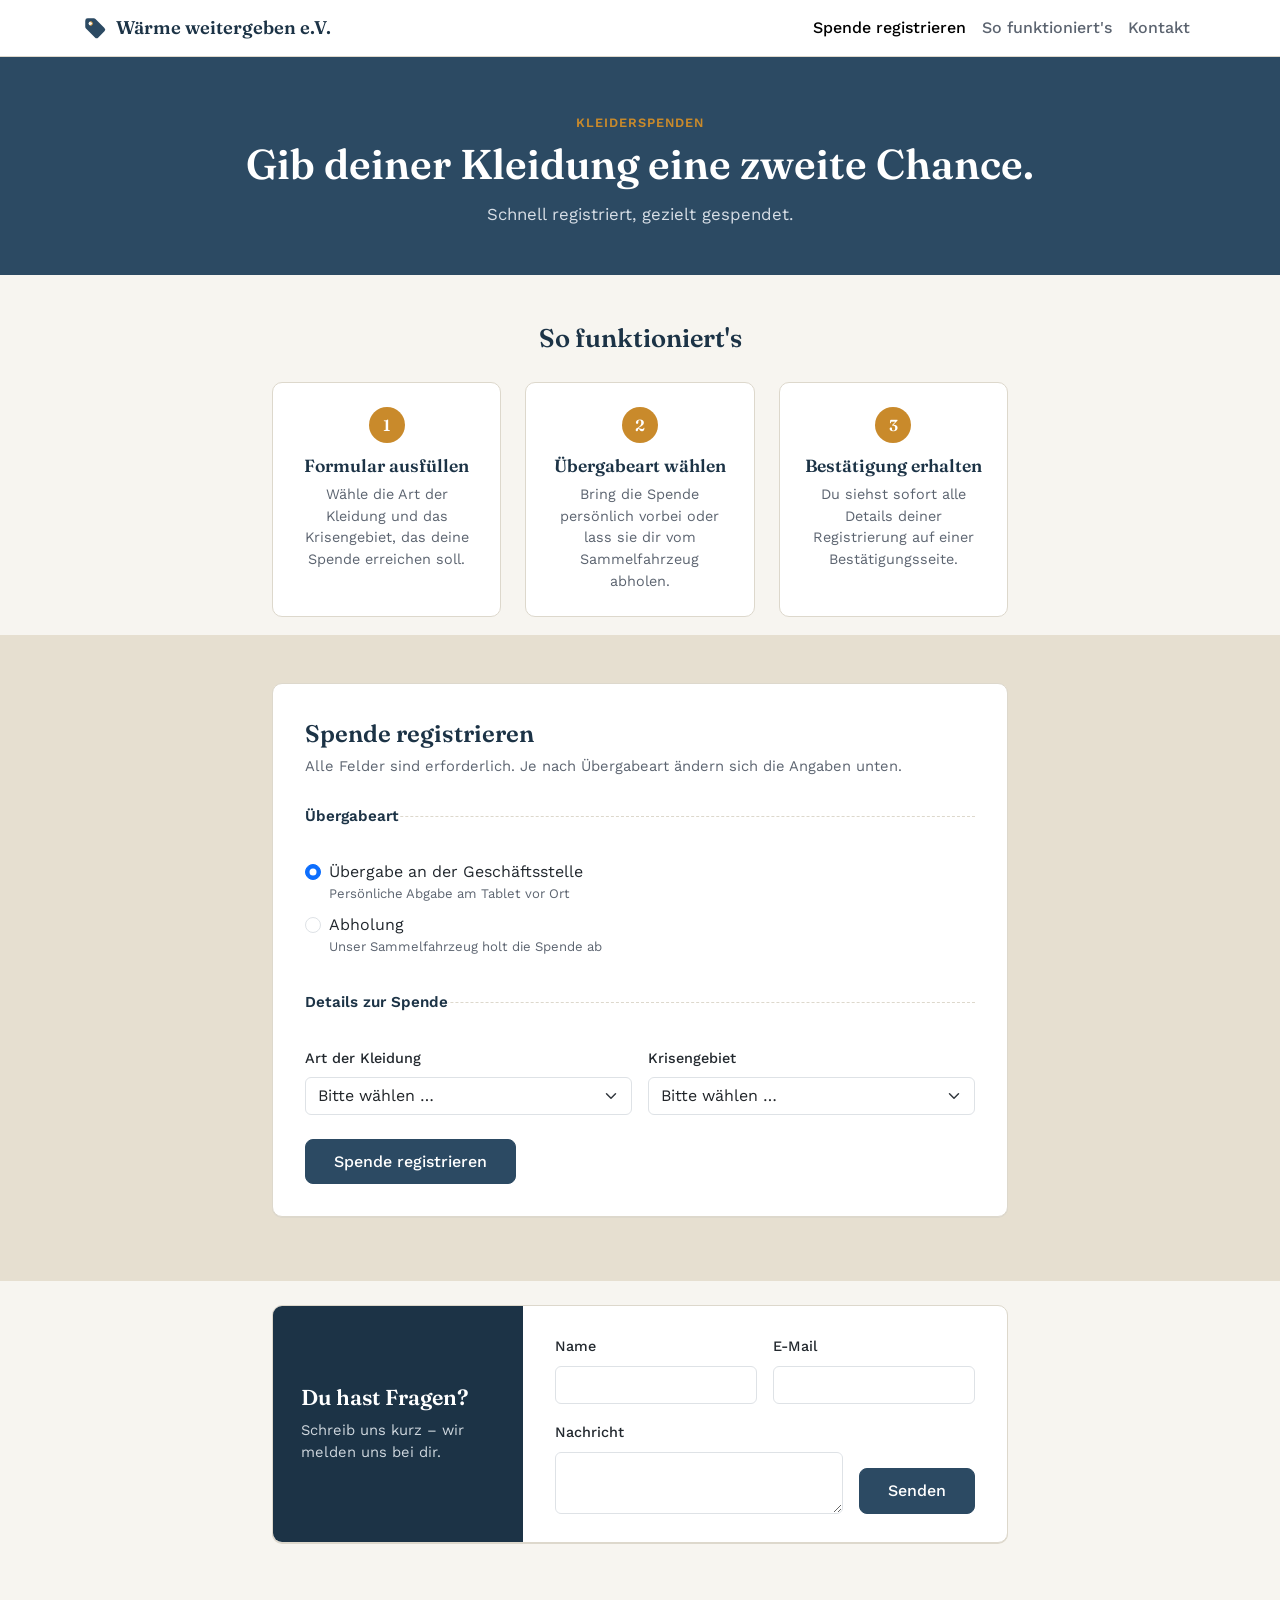
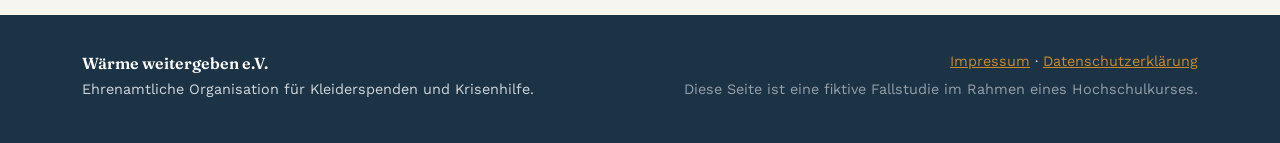
<file: index.html>
<!doctype html>
<html lang="de">
<head>
  <meta charset="UTF-8">
  <title>Kleiderspende registrieren – Wärme weitergeben e.V.</title>
  <meta name="viewport" content="width=device-width, initial-scale=1">
  <meta name="description" content="Registriere deine Kleiderspende online – wähle Übergabe an der Geschäftsstelle oder Abholung durch unser Sammelfahrzeug.">
  <link rel="icon" type="image/svg+xml" href="logo.svg">
  <link rel="preconnect" href="https://fonts.googleapis.com">
  <link rel="preconnect" href="https://fonts.gstatic.com" crossorigin>
  <link href="https://fonts.googleapis.com/css2?family=Fraunces:opsz,wght@9..144,500;9..144,600&family=Work+Sans:wght@400;500;600&display=swap" rel="stylesheet">
  <link href="https://cdn.jsdelivr.net/npm/bootstrap@5.3.3/dist/css/bootstrap.min.css" rel="stylesheet">
  <link rel="stylesheet" href="css/style.css">
</head>
<body>

<header class="site-header">
  <nav class="navbar navbar-expand-md">
    <div class="container">
      <a class="navbar-brand" href="index.html">
        <img src="logo.svg" width="26" height="26" alt="" class="logo-mark">
        Wärme weitergeben e.V.
      </a>
      <button class="navbar-toggler" type="button" data-bs-toggle="collapse" data-bs-target="#mainNav" aria-controls="mainNav" aria-expanded="false" aria-label="Navigation umschalten">
        <span class="navbar-toggler-icon"></span>
      </button>
      <div class="collapse navbar-collapse" id="mainNav">
        <ul class="navbar-nav ms-auto">
          <li class="nav-item"><a class="nav-link active" href="index.html#formular">Spende registrieren</a></li>
          <li class="nav-item"><a class="nav-link" href="#so-funktioniert">So funktioniert's</a></li>
          <li class="nav-item"><a class="nav-link" href="#kontakt">Kontakt</a></li>
        </ul>
      </div>
    </div>
  </nav>
</header>

<main>
  <section class="hero">
    <div class="container">
      <p class="eyebrow">Kleiderspenden</p>
      <h1>Gib deiner Kleidung eine zweite Chance.</h1>
      <p class="lead-text">Schnell registriert, gezielt gespendet.</p>
    </div>
  </section>

  <section class="steps-section" id="so-funktioniert">
    <div class="container">
      <div class="row justify-content-center">
        <div class="col-lg-8">
          <h2 class="section-heading">So funktioniert's</h2>
          <div class="row g-4 mt-1">
            <div class="col-md-4">
              <div class="step-card">
                <span class="step-number">1</span>
                <h3>Formular ausfüllen</h3>
                <p>Wähle die Art der Kleidung und das Krisengebiet, das deine Spende erreichen soll.</p>
              </div>
            </div>
            <div class="col-md-4">
              <div class="step-card">
                <span class="step-number">2</span>
                <h3>Übergabeart wählen</h3>
                <p>Bring die Spende persönlich vorbei oder lass sie dir vom Sammelfahrzeug abholen.</p>
              </div>
            </div>
            <div class="col-md-4">
              <div class="step-card">
                <span class="step-number">3</span>
                <h3>Bestätigung erhalten</h3>
                <p>Du siehst sofort alle Details deiner Registrierung auf einer Bestätigungsseite.</p>
              </div>
            </div>
          </div>
        </div>
      </div>
    </div>
  </section>

  <section class="form-section section-alt" id="formular">
    <div class="container">
      <div class="row justify-content-center">
        <div class="col-lg-8">

          <div class="tag-card">
            <h2>Spende registrieren</h2>
            <p class="tag-card-hint">Alle Felder sind erforderlich. Je nach Übergabeart ändern sich die Angaben unten.</p>

            <form id="spendenformular" novalidate>

              <fieldset class="form-block">
                <legend>Übergabeart</legend>
                <div class="form-check">
                  <input class="form-check-input" type="radio" name="uebergabeart" id="uebergabe-vorort" value="vorort" checked>
                  <label class="form-check-label" for="uebergabe-vorort">
                    Übergabe an der Geschäftsstelle
                    <span class="option-hint">Persönliche Abgabe am Tablet vor Ort</span>
                  </label>
                </div>
                <div class="form-check">
                  <input class="form-check-input" type="radio" name="uebergabeart" id="uebergabe-abholung" value="abholung">
                  <label class="form-check-label" for="uebergabe-abholung">
                    Abholung
                    <span class="option-hint">Unser Sammelfahrzeug holt die Spende ab</span>
                  </label>
                </div>
              </fieldset>

              <fieldset class="form-block" id="abholadresse-block" hidden>
                <legend>Abholadresse</legend>
                <div class="row g-3">
                  <div class="col-sm-8">
                    <label for="strasse" class="form-label">Straße und Hausnummer</label>
                    <input type="text" class="form-control" id="strasse" name="strasse" placeholder="z. B. Musterweg 4">
                  </div>
                  <div class="col-sm-4">
                    <label for="plz" class="form-label">Postleitzahl</label>
                    <input type="text" class="form-control" id="plz" name="plz" placeholder="z. B. 70199" inputmode="numeric" maxlength="5">
                    <div class="invalid-feedback" id="plz-fehler"></div>
                  </div>
                  <div class="col-sm-8">
                    <label for="ort" class="form-label">Ort</label>
                    <input type="text" class="form-control" id="ort" name="ort" placeholder="z. B. Stuttgart">
                  </div>
                </div>
                <p class="form-note">Hinweis: Eine Abholung ist nur möglich, wenn deine Postleitzahl in der Nähe unserer Geschäftsstelle liegt (gleiche ersten zwei Ziffern wie <strong id="geschaeftsstelle-plz-anzeige"></strong>).</p>
              </fieldset>

              <fieldset class="form-block">
                <legend>Details zur Spende</legend>
                <div class="row g-3">
                  <div class="col-sm-6">
                    <label for="kleidungsart" class="form-label">Art der Kleidung</label>
                    <select class="form-select" id="kleidungsart" name="kleidungsart" required>
                      <option value="" selected disabled>Bitte wählen …</option>
                      <option value="Damenkleidung">Damenkleidung</option>
                      <option value="Herrenkleidung">Herrenkleidung</option>
                      <option value="Kinderkleidung">Kinderkleidung</option>
                      <option value="Schuhe">Schuhe</option>
                      <option value="Decken und Textilien">Decken und Textilien</option>
                      <option value="Sonstiges">Sonstiges</option>
                    </select>
                  </div>
                  <div class="col-sm-6">
                    <label for="krisengebiet" class="form-label">Krisengebiet</label>
                    <select class="form-select" id="krisengebiet" name="krisengebiet" required>
                      <option value="" selected disabled>Bitte wählen …</option>
                      <option value="Ukraine">Ukraine</option>
                      <option value="Sudan">Sudan</option>
                      <option value="Gazastreifen">Gazastreifen</option>
                      <option value="Jemen">Jemen</option>
                      <option value="Somalia">Somalia</option>
                    </select>
                  </div>
                </div>
              </fieldset>

              <div id="formular-fehler" class="alert alert-danger d-none" role="alert"></div>

              <button type="submit" class="btn btn-primary btn-submit">Spende registrieren</button>
            </form>
          </div>

        </div>
      </div>
    </div>
  </section>
  <section class="form-section form-section--compact" id="kontakt">
    <div class="container">
      <div class="row justify-content-center">
        <div class="col-lg-8">
          <div class="contact-card">
            <div class="contact-card__intro">
              <h2>Du hast Fragen?</h2>
              <p>Schreib uns kurz – wir melden uns bei dir.</p>
            </div>
            <div class="contact-card__form">
              <form id="kontaktformular" novalidate>
                <div class="honeypot-field" aria-hidden="true">
                  <label for="kontakt-firma">Firma (bitte leer lassen)</label>
                  <input type="text" id="kontakt-firma" name="firma" tabindex="-1" autocomplete="off">
                </div>
                <div class="row g-3 mb-3">
                  <div class="col-sm-6">
                    <label for="kontakt-name" class="form-label">Name</label>
                    <input type="text" class="form-control" id="kontakt-name" name="name" required>
                    <div class="invalid-feedback" id="kontakt-name-fehler"></div>
                  </div>
                  <div class="col-sm-6">
                    <label for="kontakt-email" class="form-label">E-Mail</label>
                    <input type="email" class="form-control" id="kontakt-email" name="email" required>
                    <div class="invalid-feedback" id="kontakt-email-fehler"></div>
                  </div>
                </div>
                <div class="d-flex gap-3 contact-form-row2">
                  <div class="flex-grow-1">
                    <label for="kontakt-nachricht" class="form-label">Nachricht</label>
                    <textarea class="form-control" id="kontakt-nachricht" name="nachricht" rows="2" required></textarea>
                    <div class="invalid-feedback" id="kontakt-nachricht-fehler"></div>
                  </div>
                  <button type="submit" class="btn btn-primary btn-submit">Senden</button>
                </div>
              </form>

              <div class="kontakt-erfolg d-none" id="kontakt-erfolg" role="status">
                <p class="kontakt-erfolg-text">Danke, <strong id="kontakt-erfolg-name"></strong>! Wir haben deine Nachricht erhalten und melden uns bei dir.</p>
              </div>
            </div>
          </div>
        </div>
      </div>
    </div>
  </section>
</main>

<footer class="site-footer">
  <div class="container">
    <div class="row gy-3">
      <div class="col-md-6">
        <p class="footer-brand">Wärme weitergeben e.V.</p>
        <p class="footer-text">Ehrenamtliche Organisation für Kleiderspenden und Krisenhilfe.</p>
      </div>
      <div class="col-md-6 text-md-end">
        <p class="footer-text"><a href="impressum.html">Impressum</a> · <a href="datenschutz.html">Datenschutzerklärung</a></p>
        <p class="footer-text muted">Diese Seite ist eine fiktive Fallstudie im Rahmen eines Hochschulkurses.</p>
      </div>
    </div>
  </div>
</footer>

<script src="https://cdn.jsdelivr.net/npm/bootstrap@5.3.3/dist/js/bootstrap.bundle.min.js"></script>
<script src="js/script.js"></script>
<script src="js/kontakt.js"></script>
</body>
</html>
</file>
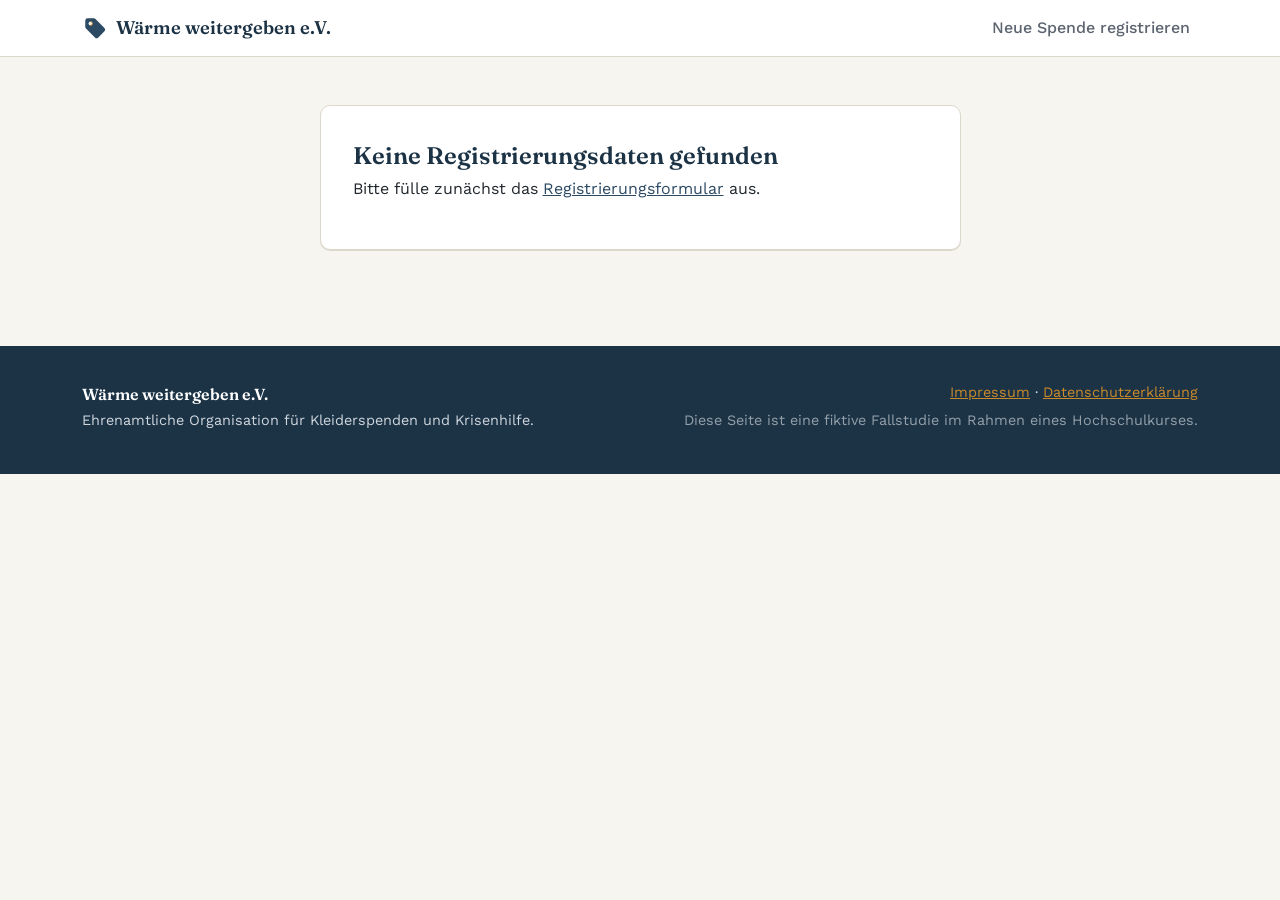
<file: bestaetigung.html>
<!doctype html>
<html lang="de">
<head>
  <meta charset="UTF-8">
  <title>Spende bestätigt – Wärme weitergeben e.V.</title>
  <meta name="viewport" content="width=device-width, initial-scale=1">
  <link rel="icon" type="image/svg+xml" href="logo.svg">
  <link rel="preconnect" href="https://fonts.googleapis.com">
  <link rel="preconnect" href="https://fonts.gstatic.com" crossorigin>
  <link href="https://fonts.googleapis.com/css2?family=Fraunces:opsz,wght@9..144,500;9..144,600&family=Work+Sans:wght@400;500;600&display=swap" rel="stylesheet">
  <link href="https://cdn.jsdelivr.net/npm/bootstrap@5.3.3/dist/css/bootstrap.min.css" rel="stylesheet">
  <link rel="stylesheet" href="css/style.css">
</head>
<body>

<header class="site-header">
  <nav class="navbar navbar-expand-md">
    <div class="container">
      <a class="navbar-brand" href="index.html">
        <img src="logo.svg" width="26" height="26" alt="" class="logo-mark">
        Wärme weitergeben e.V.
      </a>
      <div class="collapse navbar-collapse">
        <ul class="navbar-nav ms-auto">
          <li class="nav-item"><a class="nav-link" href="index.html#formular">Neue Spende registrieren</a></li>
        </ul>
      </div>
    </div>
  </nav>
</header>

<main>
  <section class="form-section">
    <div class="container">
      <div class="row justify-content-center">
        <div class="col-lg-7">

          <div class="tag-card confirmation-card" id="bestaetigung-inhalt">
            <p class="confirmation-check" aria-hidden="true">✓</p>
            <h2>Spende bestätigt</h2>
            <p class="tag-card-hint">Vielen Dank! Deine Registrierung wurde erfolgreich gespeichert.</p>

            <dl class="confirmation-list">
              <div class="confirmation-row">
                <dt>Art der Kleidung</dt>
                <dd id="anzeige-kleidung">–</dd>
              </div>
              <div class="confirmation-row">
                <dt>Krisengebiet</dt>
                <dd id="anzeige-gebiet">–</dd>
              </div>
              <div class="confirmation-row">
                <dt>Übergabeart</dt>
                <dd id="anzeige-uebergabeart">–</dd>
              </div>
              <div class="confirmation-row">
                <dt>Ort</dt>
                <dd id="anzeige-ort">–</dd>
              </div>
              <div class="confirmation-row">
                <dt>Datum</dt>
                <dd id="anzeige-datum">–</dd>
              </div>
              <div class="confirmation-row">
                <dt>Uhrzeit</dt>
                <dd id="anzeige-uhrzeit">–</dd>
              </div>
            </dl>

            <a href="index.html#formular" class="btn btn-outline-primary btn-submit">Weitere Spende registrieren</a>
          </div>

          <div class="tag-card d-none" id="keine-daten-hinweis">
            <h2>Keine Registrierungsdaten gefunden</h2>
            <p>Bitte fülle zunächst das <a href="index.html">Registrierungsformular</a> aus.</p>
          </div>

        </div>
      </div>
    </div>
  </section>
</main>

<footer class="site-footer">
  <div class="container">
    <div class="row gy-3">
      <div class="col-md-6">
        <p class="footer-brand">Wärme weitergeben e.V.</p>
        <p class="footer-text">Ehrenamtliche Organisation für Kleiderspenden und Krisenhilfe.</p>
      </div>
      <div class="col-md-6 text-md-end">
        <p class="footer-text"><a href="impressum.html">Impressum</a> · <a href="datenschutz.html">Datenschutzerklärung</a></p>
        <p class="footer-text muted">Diese Seite ist eine fiktive Fallstudie im Rahmen eines Hochschulkurses.</p>
      </div>
    </div>
  </div>
</footer>

<script src="https://cdn.jsdelivr.net/npm/bootstrap@5.3.3/dist/js/bootstrap.bundle.min.js"></script>
<script src="js/bestaetigung.js"></script>
</body>
</html>
</file>
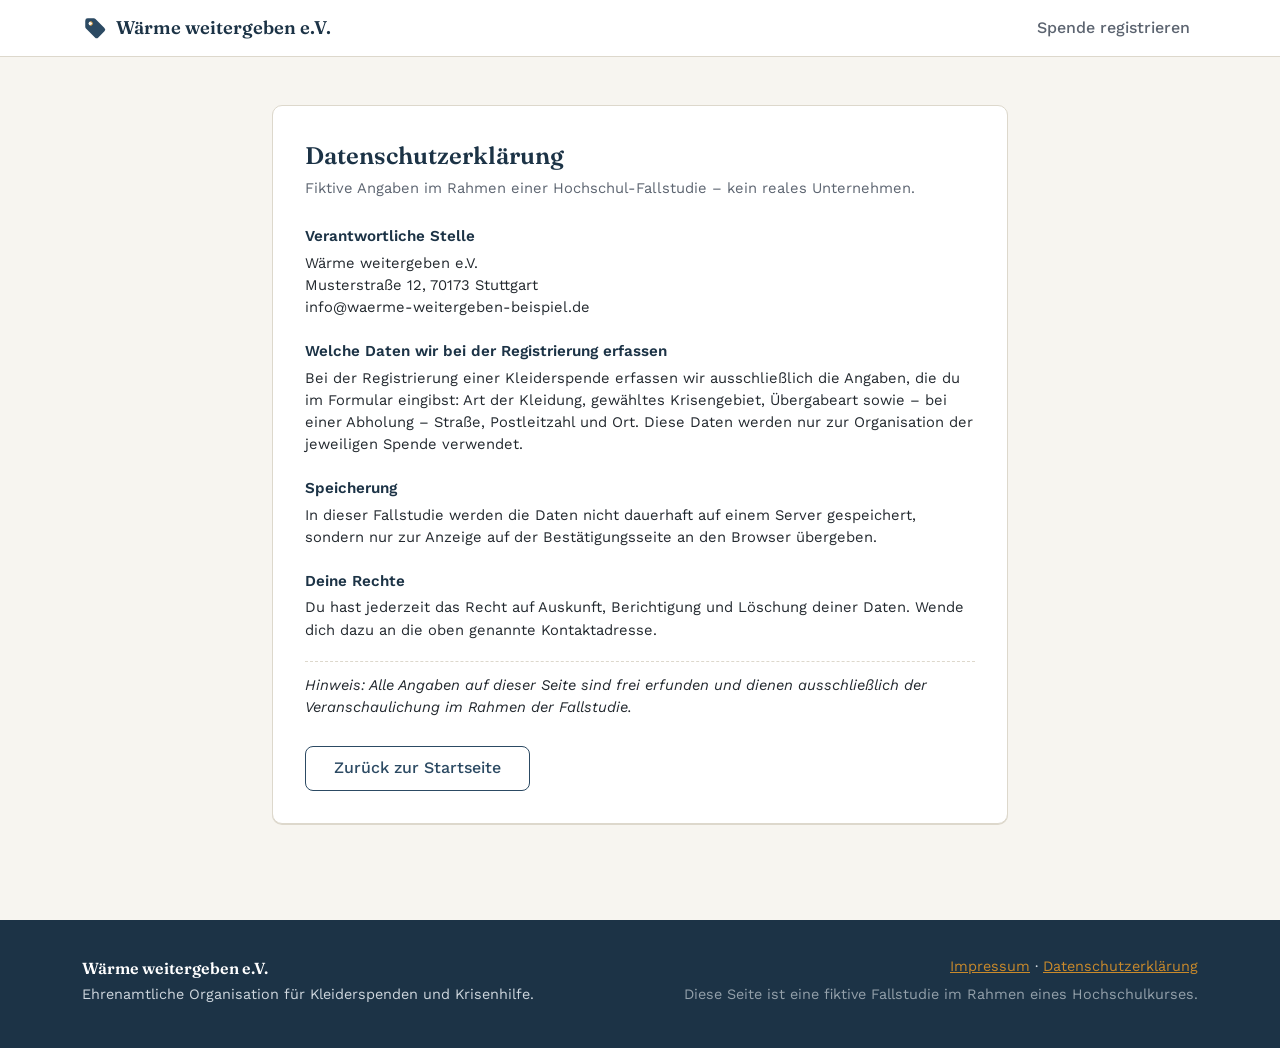
<file: datenschutz.html>
<!doctype html>
<html lang="de">
<head>
  <meta charset="UTF-8">
  <title>Datenschutzerklärung – Wärme weitergeben e.V.</title>
  <meta name="viewport" content="width=device-width, initial-scale=1">
  <link rel="icon" type="image/svg+xml" href="logo.svg">
  <link rel="preconnect" href="https://fonts.googleapis.com">
  <link rel="preconnect" href="https://fonts.gstatic.com" crossorigin>
  <link href="https://fonts.googleapis.com/css2?family=Fraunces:opsz,wght@9..144,500;9..144,600&family=Work+Sans:wght@400;500;600&display=swap" rel="stylesheet">
  <link href="https://cdn.jsdelivr.net/npm/bootstrap@5.3.3/dist/css/bootstrap.min.css" rel="stylesheet">
  <link rel="stylesheet" href="css/style.css">
</head>
<body>

<header class="site-header">
  <nav class="navbar navbar-expand-md">
    <div class="container">
      <a class="navbar-brand" href="index.html">
        <img src="logo.svg" width="26" height="26" alt="" class="logo-mark">
        Wärme weitergeben e.V.
      </a>
      <div class="collapse navbar-collapse">
        <ul class="navbar-nav ms-auto">
          <li class="nav-item"><a class="nav-link" href="index.html#formular">Spende registrieren</a></li>
        </ul>
      </div>
    </div>
  </nav>
</header>

<main>
  <section class="form-section">
    <div class="container">
      <div class="row justify-content-center">
        <div class="col-lg-8">

          <div class="tag-card">
            <h2>Datenschutzerklärung</h2>
            <p class="tag-card-hint">Fiktive Angaben im Rahmen einer Hochschul-Fallstudie – kein reales Unternehmen.</p>

            <div class="legal-text">
              <h3>Verantwortliche Stelle</h3>
              <p>
                Wärme weitergeben e.V.<br>
                Musterstraße 12, 70173 Stuttgart<br>
                info@waerme-weitergeben-beispiel.de
              </p>

              <h3>Welche Daten wir bei der Registrierung erfassen</h3>
              <p>
                Bei der Registrierung einer Kleiderspende erfassen wir ausschließlich die Angaben,
                die du im Formular eingibst: Art der Kleidung, gewähltes Krisengebiet, Übergabeart
                sowie – bei einer Abholung – Straße, Postleitzahl und Ort. Diese Daten werden nur
                zur Organisation der jeweiligen Spende verwendet.
              </p>

              <h3>Speicherung</h3>
              <p>
                In dieser Fallstudie werden die Daten nicht dauerhaft auf einem Server gespeichert,
                sondern nur zur Anzeige auf der Bestätigungsseite an den Browser übergeben.
              </p>

              <h3>Deine Rechte</h3>
              <p>
                Du hast jederzeit das Recht auf Auskunft, Berichtigung und Löschung deiner Daten.
                Wende dich dazu an die oben genannte Kontaktadresse.
              </p>

              <p class="fiktiv-hinweis">Hinweis: Alle Angaben auf dieser Seite sind frei erfunden und dienen ausschließlich der Veranschaulichung im Rahmen der Fallstudie.</p>
            </div>

            <a href="index.html" class="btn btn-outline-primary btn-submit">Zurück zur Startseite</a>
          </div>

        </div>
      </div>
    </div>
  </section>
</main>

<footer class="site-footer">
  <div class="container">
    <div class="row gy-3">
      <div class="col-md-6">
        <p class="footer-brand">Wärme weitergeben e.V.</p>
        <p class="footer-text">Ehrenamtliche Organisation für Kleiderspenden und Krisenhilfe.</p>
      </div>
      <div class="col-md-6 text-md-end">
        <p class="footer-text"><a href="impressum.html">Impressum</a> · <a href="datenschutz.html">Datenschutzerklärung</a></p>
        <p class="footer-text muted">Diese Seite ist eine fiktive Fallstudie im Rahmen eines Hochschulkurses.</p>
      </div>
    </div>
  </div>
</footer>

<script src="https://cdn.jsdelivr.net/npm/bootstrap@5.3.3/dist/js/bootstrap.bundle.min.js"></script>
</body>
</html>
</file>
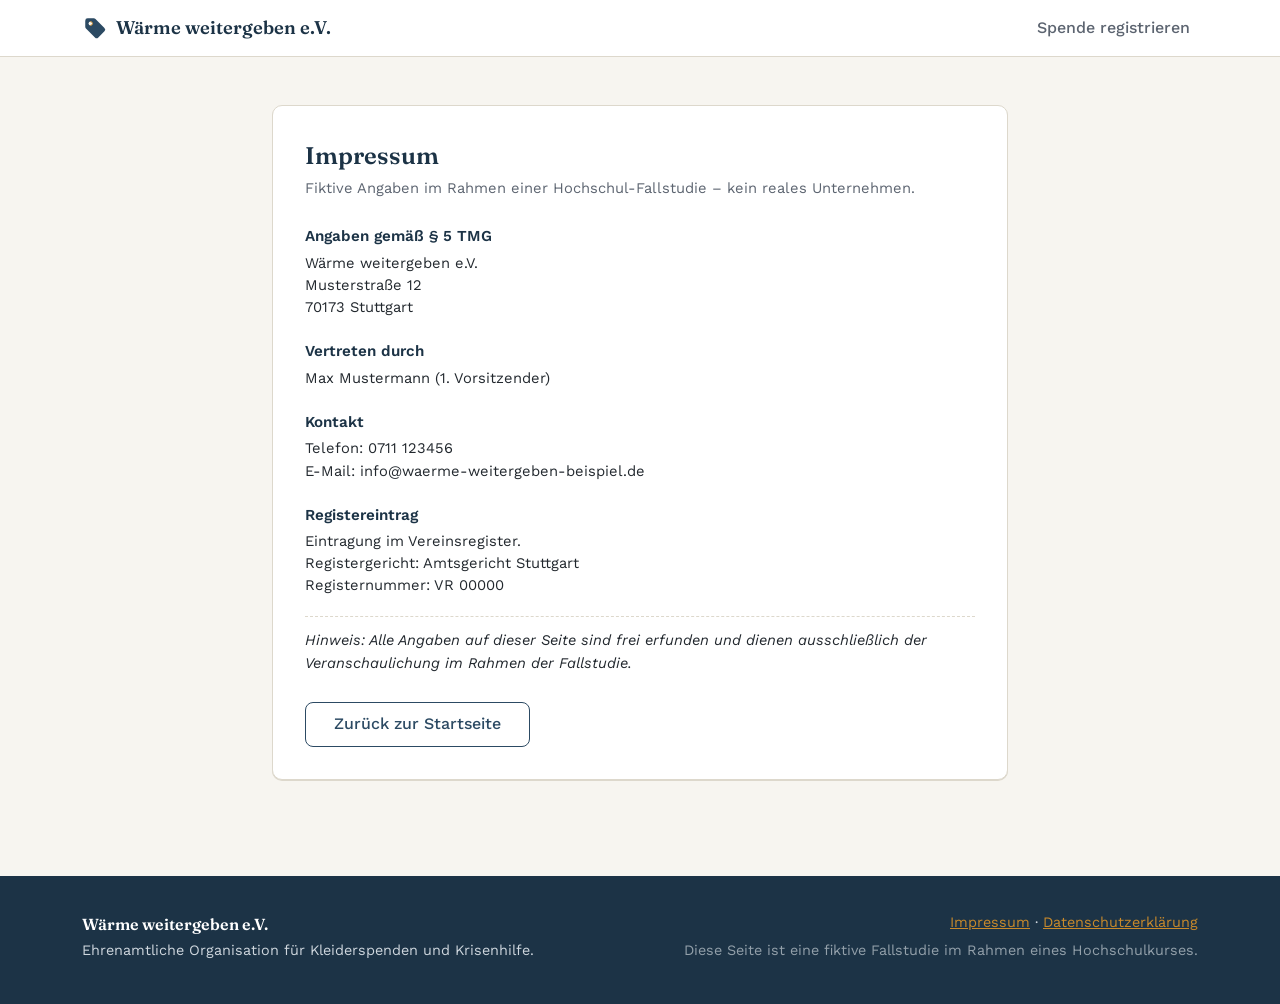
<file: impressum.html>
<!doctype html>
<html lang="de">
<head>
  <meta charset="UTF-8">
  <title>Impressum – Wärme weitergeben e.V.</title>
  <meta name="viewport" content="width=device-width, initial-scale=1">
  <link rel="icon" type="image/svg+xml" href="logo.svg">
  <link rel="preconnect" href="https://fonts.googleapis.com">
  <link rel="preconnect" href="https://fonts.gstatic.com" crossorigin>
  <link href="https://fonts.googleapis.com/css2?family=Fraunces:opsz,wght@9..144,500;9..144,600&family=Work+Sans:wght@400;500;600&display=swap" rel="stylesheet">
  <link href="https://cdn.jsdelivr.net/npm/bootstrap@5.3.3/dist/css/bootstrap.min.css" rel="stylesheet">
  <link rel="stylesheet" href="css/style.css">
</head>
<body>

<header class="site-header">
  <nav class="navbar navbar-expand-md">
    <div class="container">
      <a class="navbar-brand" href="index.html">
        <img src="logo.svg" width="26" height="26" alt="" class="logo-mark">
        Wärme weitergeben e.V.
      </a>
      <div class="collapse navbar-collapse">
        <ul class="navbar-nav ms-auto">
          <li class="nav-item"><a class="nav-link" href="index.html#formular">Spende registrieren</a></li>
        </ul>
      </div>
    </div>
  </nav>
</header>

<main>
  <section class="form-section">
    <div class="container">
      <div class="row justify-content-center">
        <div class="col-lg-8">

          <div class="tag-card">
            <h2>Impressum</h2>
            <p class="tag-card-hint">Fiktive Angaben im Rahmen einer Hochschul-Fallstudie – kein reales Unternehmen.</p>

            <div class="legal-text">
              <h3>Angaben gemäß § 5 TMG</h3>
              <p>
                Wärme weitergeben e.V.<br>
                Musterstraße 12<br>
                70173 Stuttgart
              </p>

              <h3>Vertreten durch</h3>
              <p>Max Mustermann (1. Vorsitzender)</p>

              <h3>Kontakt</h3>
              <p>
                Telefon: 0711 123456<br>
                E-Mail: info@waerme-weitergeben-beispiel.de
              </p>

              <h3>Registereintrag</h3>
              <p>
                Eintragung im Vereinsregister.<br>
                Registergericht: Amtsgericht Stuttgart<br>
                Registernummer: VR 00000
              </p>

              <p class="fiktiv-hinweis">Hinweis: Alle Angaben auf dieser Seite sind frei erfunden und dienen ausschließlich der Veranschaulichung im Rahmen der Fallstudie.</p>
            </div>

            <a href="index.html" class="btn btn-outline-primary btn-submit">Zurück zur Startseite</a>
          </div>

        </div>
      </div>
    </div>
  </section>
</main>

<footer class="site-footer">
  <div class="container">
    <div class="row gy-3">
      <div class="col-md-6">
        <p class="footer-brand">Wärme weitergeben e.V.</p>
        <p class="footer-text">Ehrenamtliche Organisation für Kleiderspenden und Krisenhilfe.</p>
      </div>
      <div class="col-md-6 text-md-end">
        <p class="footer-text"><a href="impressum.html">Impressum</a> · <a href="datenschutz.html">Datenschutzerklärung</a></p>
        <p class="footer-text muted">Diese Seite ist eine fiktive Fallstudie im Rahmen eines Hochschulkurses.</p>
      </div>
    </div>
  </div>
</footer>

<script src="https://cdn.jsdelivr.net/npm/bootstrap@5.3.3/dist/js/bootstrap.bundle.min.js"></script>
</body>
</html>
</file>
<file: css/style.css>
:root {
  --bg: #f7f5f0;
  --bg-alt: #e6dfd0;
  --surface: #ffffff;
  --ink: #22282e;
  --ink-soft: #5c6470;
  --denim: #2c4a63;
  --denim-dark: #1c3346;
  --mustard: #c98a2b;
  --mustard-dark: #8a5f1c;
  --sage: #4f7942;
  --border: #ddd8cc;
  --danger: #b3403a;
}

* { box-sizing: border-box; }

body {
  font-family: "Work Sans", system-ui, sans-serif;
  color: var(--ink);
  background: var(--bg);
}

h1, h2, .logo-text, .footer-brand {
  font-family: "Fraunces", Georgia, serif;
}

a { color: var(--denim); }
a:hover { color: var(--mustard-dark); }

/* Header */
.site-header {
  background: var(--surface);
  border-bottom: 1px solid var(--border);
}

.navbar-brand {
  display: flex;
  align-items: center;
  gap: 0.5rem;
  font-family: "Fraunces", Georgia, serif;
  font-weight: 600;
  font-size: 1.15rem;
  color: var(--denim-dark);
}

.logo-mark { display: block; }

.nav-link { color: var(--ink-soft); font-weight: 500; }
.nav-link.active, .nav-link:hover { color: var(--denim-dark); }

/* Hero */
.hero {
  background: var(--denim);
  color: #fff;
  padding: 3.5rem 0 3rem;
  text-align: center;
}

.eyebrow {
  text-transform: uppercase;
  letter-spacing: 0.08em;
  font-size: 0.8rem;
  color: var(--mustard);
  font-weight: 600;
  margin-bottom: 0.5rem;
}

.hero h1 {
  font-size: clamp(1.9rem, 4vw, 2.6rem);
  font-weight: 600;
  margin-bottom: 0.75rem;
}

.lead-text {
  color: #d7dee6;
  font-size: 1.05rem;
  max-width: 34rem;
  margin: 0 auto;
}


/* Form section */
.form-section { padding: 3rem 0 4rem; }
.form-section.section-alt { background: var(--bg-alt); }
.form-section.form-section--compact { padding: 1.5rem 0 2.5rem; }

.tag-card {
  background: var(--surface);
  border: 1px solid var(--border);
  border-radius: 10px;
  padding: 2.25rem 2rem 2rem;
  position: relative;
  box-shadow: 0 1px 0 var(--border);
}

.tag-card h2 {
  font-size: 1.5rem;
  font-weight: 600;
  color: var(--denim-dark);
  margin-bottom: 0.4rem;
}

.tag-card-hint {
  color: var(--ink-soft);
  font-size: 0.92rem;
  margin-bottom: 1.75rem;
}

.form-block {
  border: none;
  border-top: 1px dashed var(--border);
  padding-top: 1.25rem;
  margin-bottom: 1.5rem;
}

.form-block legend {
  font-weight: 600;
  font-size: 0.95rem;
  color: var(--denim-dark);
  margin-bottom: 0.75rem;
  padding: 0;
  float: none;
  width: auto;
}

.form-check { margin-bottom: 0.6rem; }

.form-check-label { display: flex; flex-direction: column; }

.option-hint {
  font-size: 0.82rem;
  color: var(--ink-soft);
  font-weight: 400;
}

.form-note {
  font-size: 0.85rem;
  color: var(--ink-soft);
  margin-top: 0.75rem;
  margin-bottom: 0;
}

.form-label { font-weight: 500; font-size: 0.9rem; }

.form-control:focus, .form-select:focus {
  border-color: var(--denim);
  box-shadow: 0 0 0 0.2rem rgba(44, 74, 99, 0.15);
}

.btn-primary, .btn-outline-primary {
  --bs-btn-color: #fff;
  background: var(--denim);
  border-color: var(--denim);
}

.btn-primary:hover, .btn-primary:focus {
  background: var(--denim-dark);
  border-color: var(--denim-dark);
}

.btn-outline-primary {
  --bs-btn-color: var(--denim);
  color: var(--denim);
  border-color: var(--denim);
  background: transparent;
}

.btn-outline-primary:hover {
  background: var(--denim);
  color: #fff;
}

.btn-submit {
  font-weight: 500;
  padding: 0.6rem 1.75rem;
  border-radius: 8px;
}

.is-invalid { border-color: var(--danger) !important; }

/* Confirmation page */
.confirmation-card { text-align: left; }

.confirmation-check {
  width: 42px;
  height: 42px;
  line-height: 42px;
  text-align: center;
  border-radius: 50%;
  background: var(--sage);
  color: #fff;
  font-size: 1.2rem;
  margin: 0 0 1rem 0;
}

.confirmation-list {
  border-top: 1px dashed var(--border);
  margin: 1.5rem 0 2rem;
  padding-top: 1rem;
}

.confirmation-row {
  display: flex;
  justify-content: space-between;
  gap: 1rem;
  padding: 0.55rem 0;
  border-bottom: 1px solid var(--bg);
}

.confirmation-row dt {
  color: var(--ink-soft);
  font-weight: 500;
  font-size: 0.9rem;
}

.confirmation-row dd {
  margin: 0;
  font-weight: 500;
  text-align: right;
}

/* Steps section */
.steps-section { padding: 3rem 0 1.125rem; }

.section-heading {
  text-align: center;
  font-size: 1.6rem;
  font-weight: 600;
  color: var(--denim-dark);
  margin-bottom: 0;
}

.step-card {
  background: var(--surface);
  border: 1px solid var(--border);
  border-radius: 10px;
  padding: 1.5rem;
  height: 100%;
  text-align: center;
}

.step-number {
  display: inline-flex;
  align-items: center;
  justify-content: center;
  width: 36px;
  height: 36px;
  border-radius: 50%;
  background: var(--mustard);
  color: #fff;
  font-family: "Fraunces", Georgia, serif;
  font-weight: 600;
  margin-bottom: 0.75rem;
}

.step-card h3 {
  font-family: "Fraunces", Georgia, serif;
  font-size: 1.1rem;
  font-weight: 600;
  color: var(--denim-dark);
  margin-bottom: 0.5rem;
}

.step-card p {
  font-size: 0.9rem;
  color: var(--ink-soft);
  margin-bottom: 0;
}

/* Contact form */
.contact-card {
  display: flex;
  background: var(--surface);
  border: 1px solid var(--border);
  border-radius: 10px;
  overflow: hidden;
  box-shadow: 0 1px 0 var(--border);
}

.contact-card__intro {
  flex: 0 0 34%;
  background: var(--denim-dark);
  color: #fff;
  padding: 2rem 1.75rem;
  display: flex;
  flex-direction: column;
  justify-content: center;
}

.contact-card__intro h2 {
  color: #fff;
  font-size: 1.35rem;
  font-weight: 600;
  margin-bottom: 0.5rem;
}

.contact-card__intro p {
  color: #cfd7de;
  font-size: 0.92rem;
  margin: 0;
}

.contact-card__form {
  flex: 1 1 auto;
  padding: 1.75rem 2rem;
}

.honeypot-field {
  position: absolute;
  left: -9999px;
  top: -9999px;
  width: 1px;
  height: 1px;
  overflow: hidden;
}

.contact-form-row2 {
  align-items: flex-end;
}

.contact-form-row2 textarea {
  resize: vertical;
  min-height: 2.6rem;
}

.contact-form-row2 .btn-submit {
  flex: 0 0 auto;
}

.kontakt-erfolg {
  margin-top: 1rem;
  padding: 1rem 1.25rem;
  background: var(--bg);
  border: 1px solid var(--border);
  border-radius: 8px;
}

.kontakt-erfolg-text {
  margin: 0;
  color: var(--ink);
  font-size: 0.95rem;
}

@media (max-width: 768px) {
  .contact-card { flex-direction: column; }
  .contact-card__intro { flex: none; }
}

@media (max-width: 576px) {
  .contact-form-row2 { flex-direction: column; align-items: stretch; }
  .contact-card__form { padding: 1.5rem 1.25rem; }
}

/* Footer */
.site-footer {
  background: var(--denim-dark);
  color: #cfd7de;
  padding: 2.25rem 0;
  margin-top: 2rem;
}

.footer-brand {
  color: #fff;
  font-weight: 600;
  margin-bottom: 0.25rem;
}

.footer-text { font-size: 0.9rem; margin-bottom: 0.4rem; }
.footer-text a { color: var(--mustard); }
.footer-text.muted { color: #93a0aa; }

.legal-text {
  margin-bottom: 1.75rem;
}

.legal-text h3 {
  font-family: "Work Sans", sans-serif;
  font-size: 0.95rem;
  font-weight: 600;
  color: var(--denim-dark);
  margin-top: 1.5rem;
  margin-bottom: 0.4rem;
}

.legal-text h3:first-child { margin-top: 0; }

.legal-text p {
  font-size: 0.92rem;
  color: var(--ink);
  margin-bottom: 0.5rem;
}

.fiktiv-hinweis {
  margin-top: 1.25rem;
  padding-top: 0.75rem;
  border-top: 1px dashed var(--border);
  font-size: 0.85rem;
  color: var(--ink-soft);
  font-style: italic;
}

@media (max-width: 576px) {
  .tag-card { padding: 1.75rem 1.25rem 1.5rem; }
  .confirmation-row { flex-direction: column; gap: 0.15rem; }
  .confirmation-row dd { text-align: left; }
}
</file>
